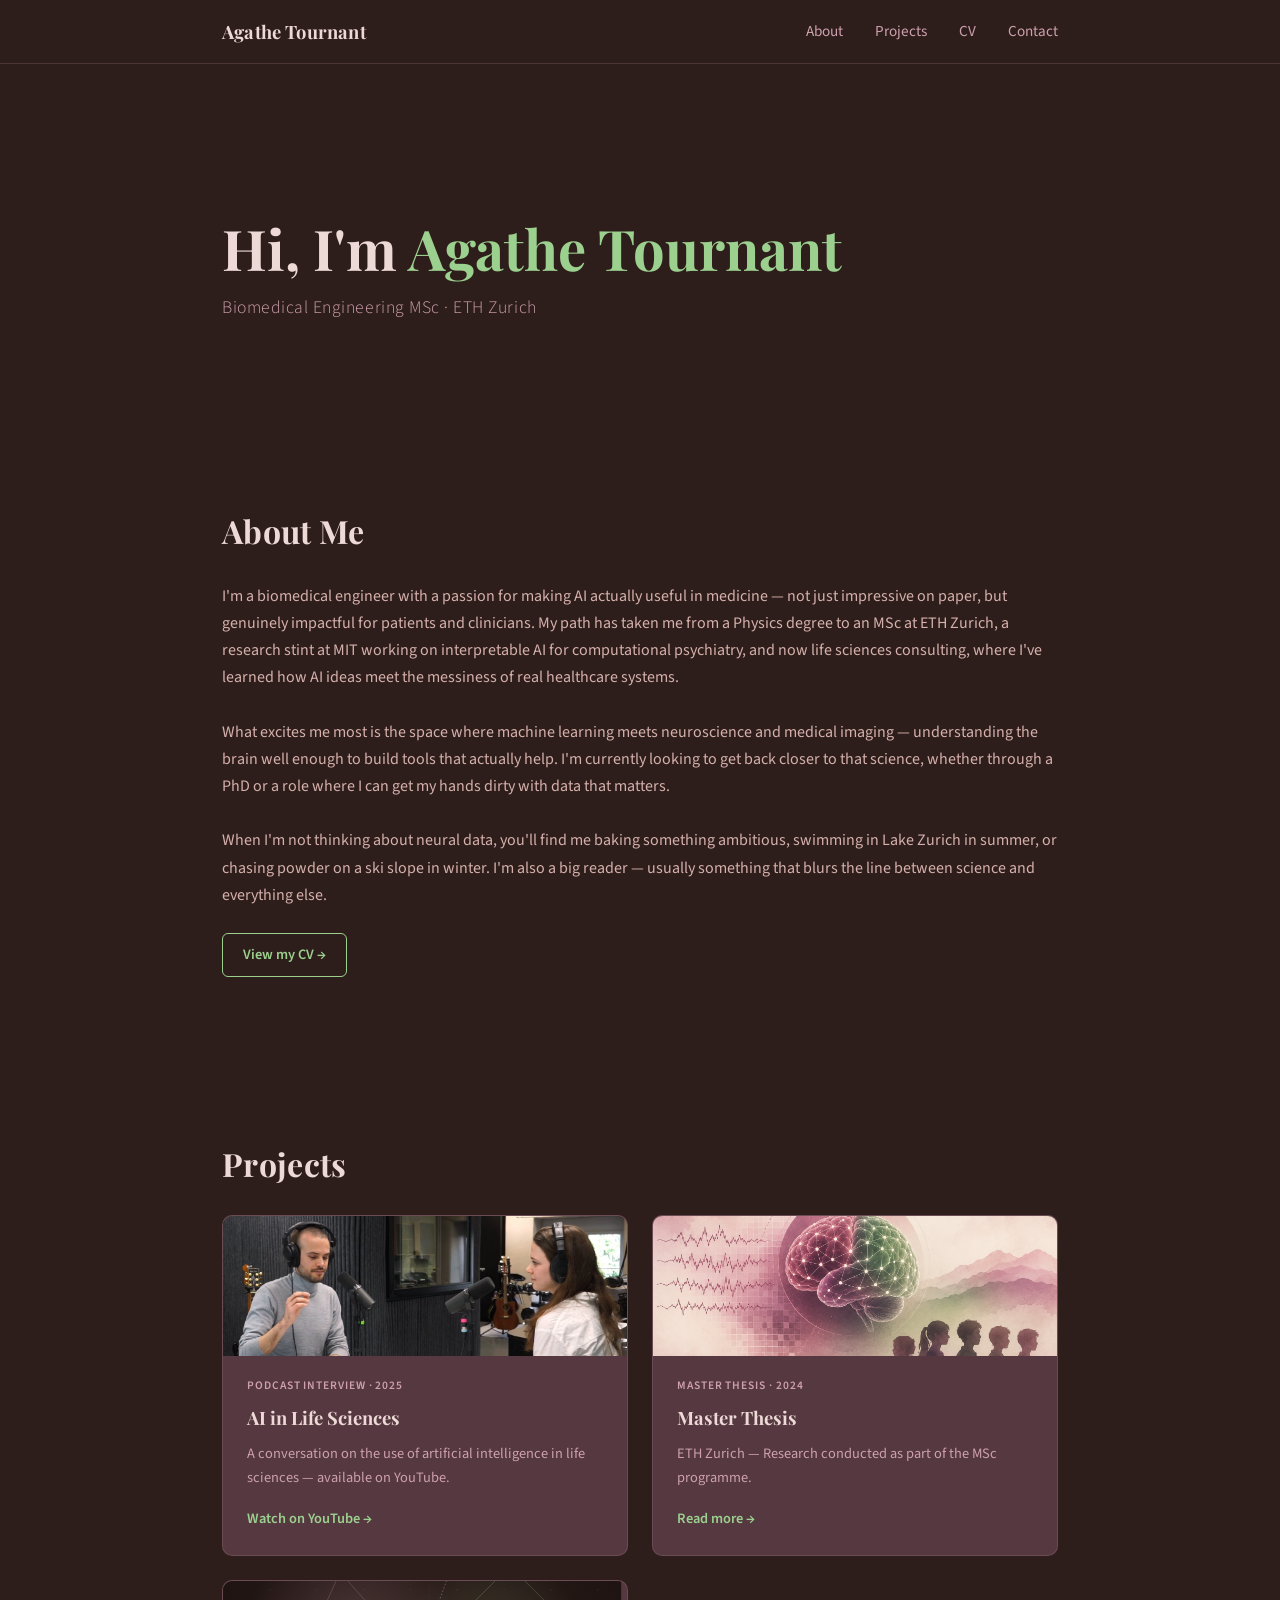
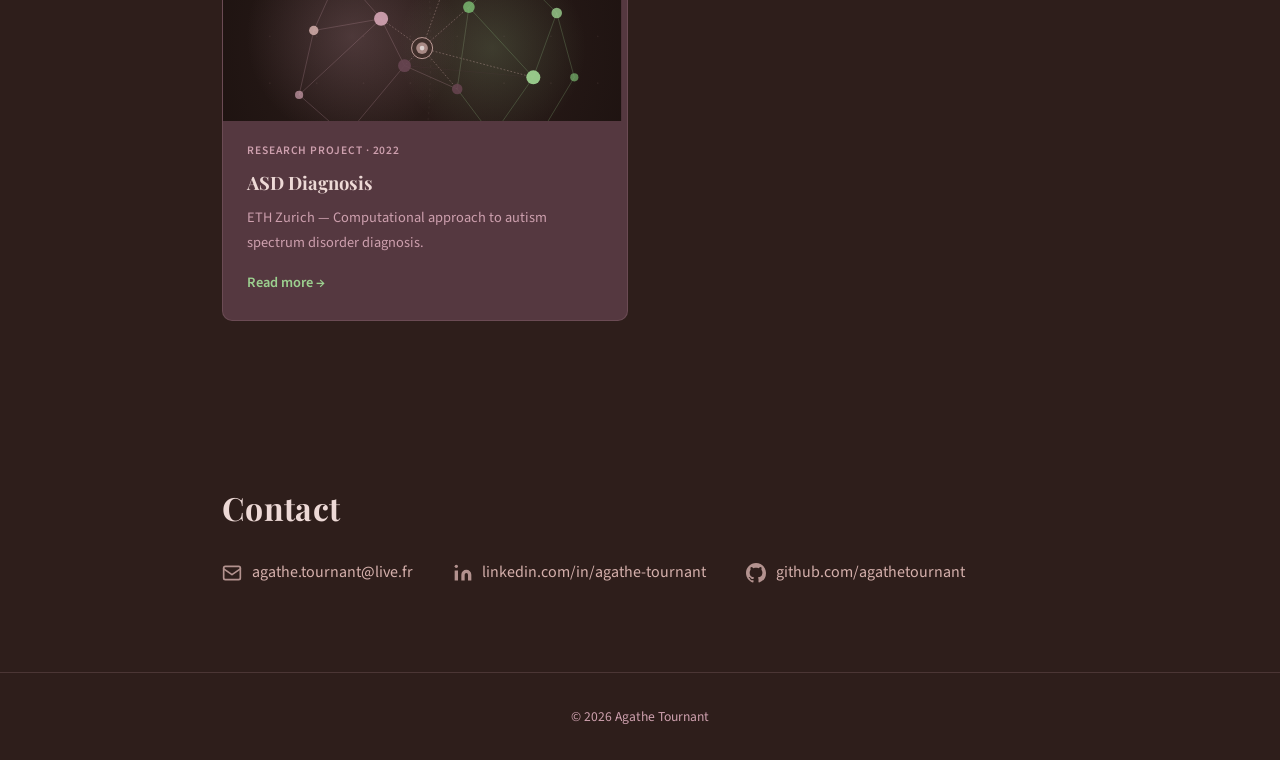
<file: index.html>
<!DOCTYPE html>
<html lang="en">
<head>
  <meta charset="UTF-8" />
  <meta name="viewport" content="width=device-width, initial-scale=1.0" />
  <title>Agathe Tournant — Portfolio</title>
  <link rel="stylesheet" href="css/style.css" />
</head>
<body>
  <header>
    <nav>
      <span class="logo">Agathe Tournant</span>
      <ul>
        <li><a href="#about">About</a></li>
        <li><a href="#projects">Projects</a></li>
        <li><a href="cv.html">CV</a></li>
        <li><a href="#contact">Contact</a></li>
      </ul>
    </nav>
  </header>

  <main>
    <section id="hero">
      <h1>Hi, I'm <span class="highlight">Agathe Tournant</span></h1>
      <p>Biomedical Engineering MSc · ETH Zurich</p>
    </section>

    <section id="about">
      <h2>About Me</h2>
      <p>I'm a biomedical engineer with a passion for making AI actually useful in medicine — not just impressive on paper, but genuinely impactful for patients and clinicians. My path has taken me from a Physics degree to an MSc at ETH Zurich, a research stint at MIT working on interpretable AI for computational psychiatry, and now life sciences consulting, where I've learned how AI ideas meet the messiness of real healthcare systems.<br><br>
        What excites me most is the space where machine learning meets neuroscience and medical imaging — understanding the brain well enough to build tools that actually help. I'm currently looking to get back closer to that science, whether through a PhD or a role where I can get my hands dirty with data that matters. 
        <br><br>When I'm not thinking about neural data, you'll find me baking something ambitious, swimming in Lake Zurich in summer, or chasing powder on a ski slope in winter. I'm also a big reader — usually something that blurs the line between science and everything else.</p>
      <a class="btn-outline" href="cv.html">View my CV →</a>
    </section>

    <section id="projects">
      <h2>Projects</h2>
      <div class="project-grid">
        <a class="project-card" href="https://www.youtube.com/watch?v=sHBCklu6tkU" target="_blank" rel="noopener noreferrer">
          <div class="project-card__thumb project-card__thumb--podcast"></div>
          <div class="project-card__body">
            <span class="project-card__tag">Podcast Interview · 2025</span>
            <h3>AI in Life Sciences</h3>
            <p>A conversation on the use of artificial intelligence in life sciences — available on YouTube.</p>
            <span class="project-card__cta">Watch on YouTube →</span>
          </div>
        </a>
        <a class="project-card" href="projects/master-thesis.html">
          <div class="project-card__thumb project-card__thumb--thesis"></div>
          <div class="project-card__body">
            <span class="project-card__tag">Master Thesis · 2024</span>
            <h3>Master Thesis</h3>
            <p>ETH Zurich — Research conducted as part of the MSc programme.</p>
            <span class="project-card__cta">Read more →</span>
          </div>
        </a>
        <a class="project-card" href="projects/asd-diagnosis.html">
          <div class="project-card__thumb project-card__thumb--asd"></div>
          <div class="project-card__body">
            <span class="project-card__tag">Research Project · 2022</span>
            <h3>ASD Diagnosis</h3>
            <p>ETH Zurich — Computational approach to autism spectrum disorder diagnosis.</p>
            <span class="project-card__cta">Read more →</span>
          </div>
        </a>
      </div>
    </section>

    <section id="contact">
      <h2>Contact</h2>
      <ul class="contact-list">
        <li>
          <a href="mailto:agathe.tournant@live.fr" class="contact-link">
            <svg xmlns="http://www.w3.org/2000/svg" width="20" height="20" viewBox="0 0 24 24" fill="none" stroke="currentColor" stroke-width="2" stroke-linecap="round" stroke-linejoin="round" aria-hidden="true"><rect x="2" y="4" width="20" height="16" rx="2"/><path d="M22 7l-10 7L2 7"/></svg>
            agathe.tournant@live.fr
          </a>
        </li>
        <li>
          <a href="https://www.linkedin.com/in/agathe-tournant/" target="_blank" rel="noopener noreferrer" class="contact-link">
            <svg xmlns="http://www.w3.org/2000/svg" width="20" height="20" viewBox="0 0 24 24" fill="currentColor" aria-hidden="true"><path d="M16 8a6 6 0 016 6v7h-4v-7a2 2 0 00-2-2 2 2 0 00-2 2v7h-4v-7a6 6 0 016-6z"/><rect x="2" y="9" width="4" height="12"/><circle cx="4" cy="4" r="2"/></svg>
            linkedin.com/in/agathe-tournant
          </a>
        </li>
        <li>
          <a href="https://github.com/agathetournant" target="_blank" rel="noopener noreferrer" class="contact-link">
            <svg xmlns="http://www.w3.org/2000/svg" width="20" height="20" viewBox="0 0 24 24" fill="currentColor" aria-hidden="true"><path d="M12 0C5.37 0 0 5.37 0 12c0 5.31 3.435 9.795 8.205 11.385.6.105.825-.255.825-.57 0-.285-.015-1.23-.015-2.235-3.015.555-3.795-.735-4.035-1.41-.135-.345-.72-1.41-1.23-1.695-.42-.225-1.02-.78-.015-.795.945-.015 1.62.87 1.845 1.23 1.08 1.815 2.805 1.305 3.495.99.105-.78.42-1.305.765-1.605-2.67-.3-5.46-1.335-5.46-5.925 0-1.305.465-2.385 1.23-3.225-.12-.3-.54-1.53.12-3.18 0 0 1.005-.315 3.3 1.23.96-.27 1.98-.405 3-.405s2.04.135 3 .405c2.295-1.56 3.3-1.23 3.3-1.23.66 1.65.24 2.88.12 3.18.765.84 1.23 1.905 1.23 3.225 0 4.605-2.805 5.625-5.475 5.925.435.375.81 1.095.81 2.22 0 1.605-.015 2.895-.015 3.3 0 .315.225.69.825.57A12.02 12.02 0 0024 12c0-6.63-5.37-12-12-12z"/></svg>
            github.com/agathetournant
          </a>
        </li>
      </ul>
    </section>
  </main>

  <footer>
    <p>&copy; 2026 Agathe Tournant</p>
  </footer>

  <script src="js/main.js"></script>
</body>
</html>
</file>
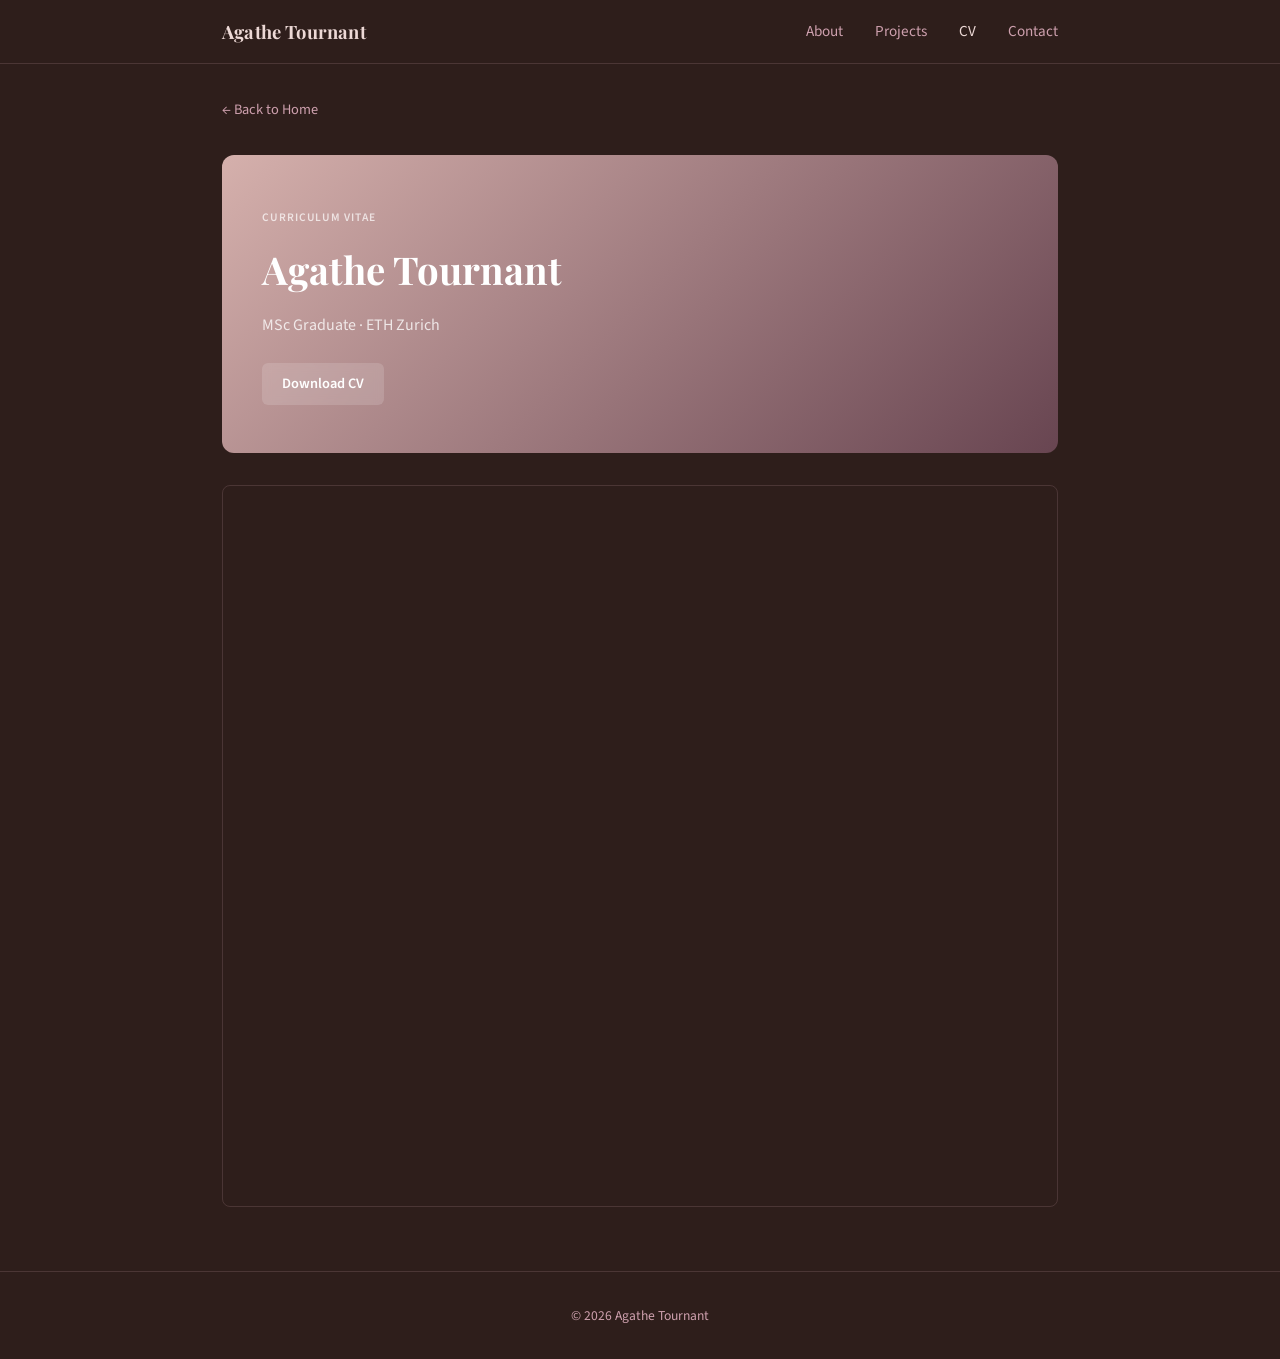
<file: cv.html>
<!DOCTYPE html>
<html lang="en">
<head>
  <meta charset="UTF-8" />
  <meta name="viewport" content="width=device-width, initial-scale=1.0" />
  <title>CV — Agathe Tournant</title>
  <link rel="stylesheet" href="css/style.css" />
</head>
<body>
  <header>
    <nav>
      <a class="logo" href="index.html">Agathe Tournant</a>
      <ul>
        <li><a href="index.html#about">About</a></li>
        <li><a href="index.html#projects">Projects</a></li>
        <li><a href="cv.html" class="nav-active">CV</a></li>
        <li><a href="index.html#contact">Contact</a></li>
      </ul>
    </nav>
  </header>

  <main class="project-page">
    <div class="back-link"><a href="index.html">← Back to Home</a></div>

    <div class="project-page__header project-page__header--cv">
      <div class="project-page__header-content">
        <span class="project-card__tag">Curriculum Vitae</span>
        <h1>Agathe Tournant</h1>
        <p>MSc Graduate · ETH Zurich</p>
        <a class="btn" href="data/CV_Agathe_Tournant.pdf" target="_blank" download>Download CV</a>
      </div>
    </div>

    <div class="pdf-viewer">
      <iframe src="data/CV_Agathe_Tournant.pdf" title="CV PDF"></iframe>
    </div>
  </main>

  <footer>
    <p>&copy; 2026 Agathe Tournant</p>
  </footer>
</body>
</html>
</file>
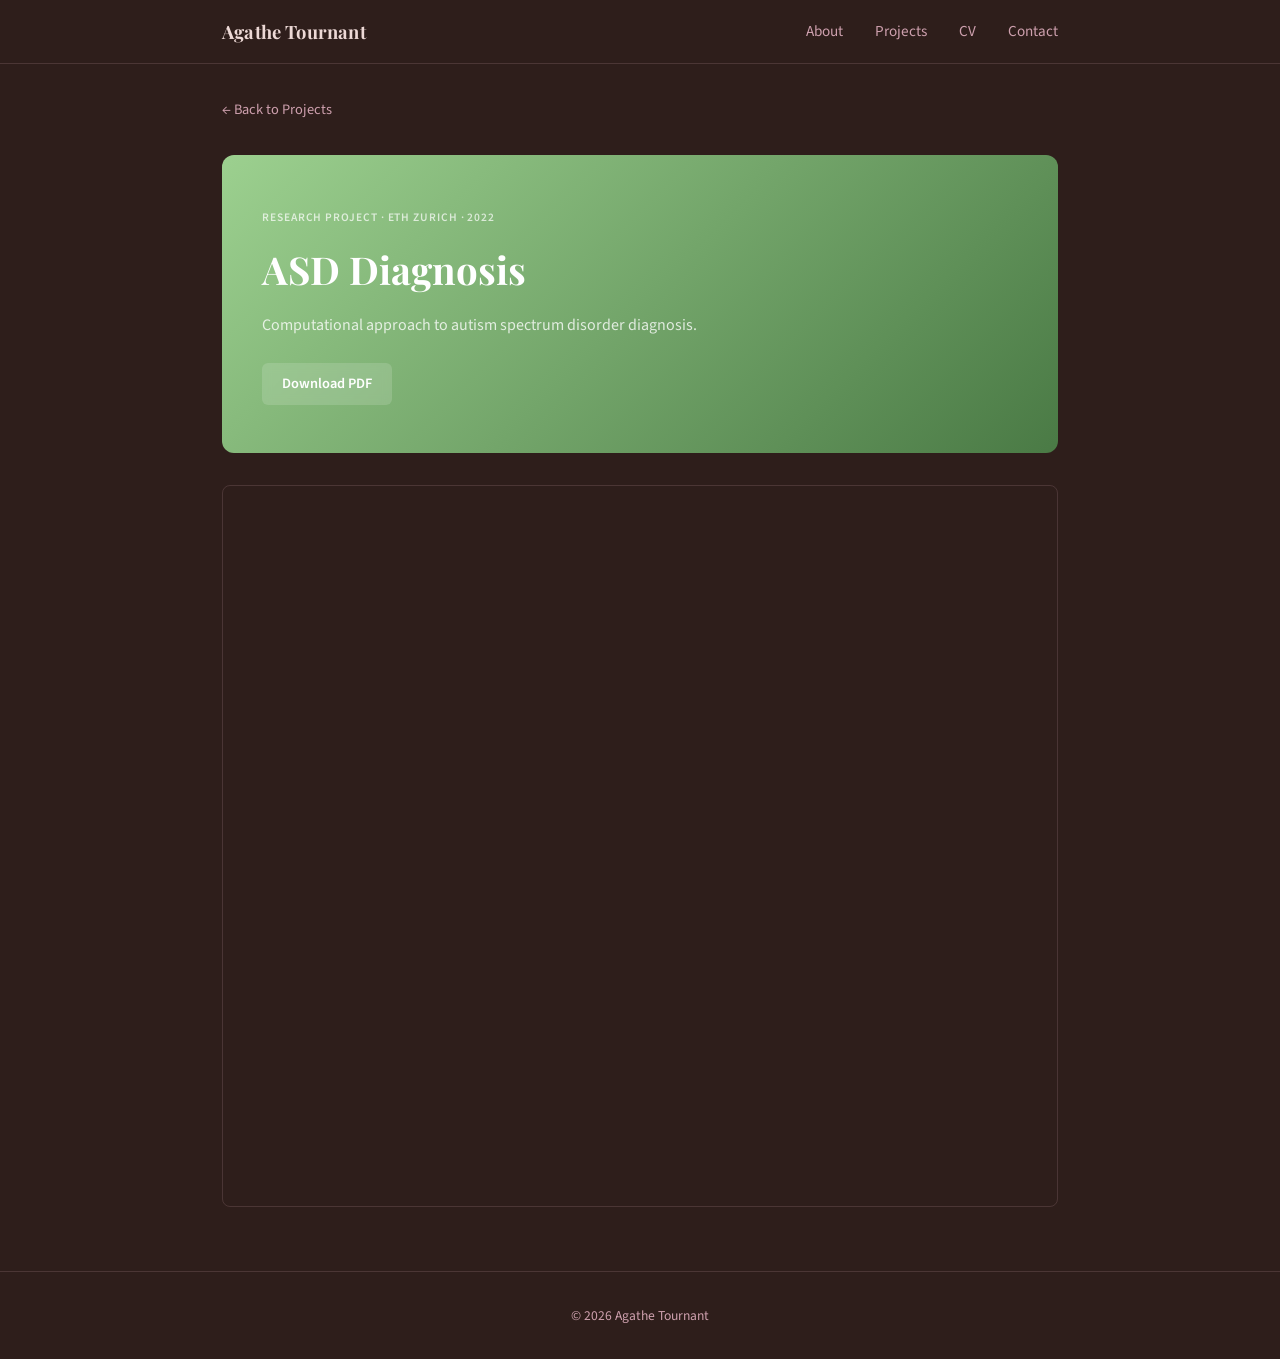
<file: projects/asd-diagnosis.html>
<!DOCTYPE html>
<html lang="en">
<head>
  <meta charset="UTF-8" />
  <meta name="viewport" content="width=device-width, initial-scale=1.0" />
  <title>ASD Diagnosis Project — Agathe Tournant</title>
  <link rel="stylesheet" href="../css/style.css" />
</head>
<body>
  <header>
    <nav>
      <a class="logo" href="../index.html">Agathe Tournant</a>
      <ul>
        <li><a href="../index.html#about">About</a></li>
        <li><a href="../index.html#projects">Projects</a></li>
        <li><a href="../cv.html">CV</a></li>
        <li><a href="../index.html#contact">Contact</a></li>
      </ul>
    </nav>
  </header>

  <main class="project-page">
    <div class="back-link"><a href="../index.html#projects">← Back to Projects</a></div>

    <div class="project-page__header project-page__header--asd">
      <div class="project-page__header-content">
        <span class="project-card__tag">Research Project · ETH Zurich · 2022</span>
        <h1>ASD Diagnosis</h1>
        <p>Computational approach to autism spectrum disorder diagnosis.</p>
        <a class="btn" href="../data/Project_ASD_diagnosis_Report.pdf" target="_blank" download>Download PDF</a>
      </div>
    </div>

    <div class="pdf-viewer">
      <iframe src="../data/Project_ASD_diagnosis_Report.pdf" title="ASD Diagnosis Report PDF"></iframe>
    </div>
  </main>

  <footer>
    <p>&copy; 2026 Agathe Tournant</p>
  </footer>
</body>
</html>
</file>
<file: css/style.css>
@import url('https://fonts.googleapis.com/css2?family=Playfair+Display:ital,wght@0,400;0,700;1,400&family=Source+Sans+3:wght@300;400;600&display=swap');

*, *::before, *::after {
  box-sizing: border-box;
  margin: 0;
  padding: 0;
}

:root {
  --color-bg:      #2E1E1B;
  --color-surface: #553840;
  --color-border:  rgba(206, 160, 174, 0.18);
  --color-accent:  #9CD08F;
  --color-text:    #D5B0AC;
  --color-muted:   #CEA0AE;
  --color-heading: #EDD9D6;
  --color-mauve:   #684551;

  --font-heading: 'Playfair Display', Georgia, serif;
  --font-body:    'Source Sans 3', 'Source Sans Pro', system-ui, sans-serif;
}

body {
  background: var(--color-bg);
  color: var(--color-text);
  font-family: var(--font-body);
  font-size: 1rem;
  line-height: 1.7;
}

/* Nav */
header {
  position: sticky;
  top: 0;
  background: var(--color-bg);
  border-bottom: 1px solid var(--color-border);
  z-index: 100;
}

nav {
  max-width: 900px;
  margin: 0 auto;
  padding: 1rem 2rem;
  display: flex;
  justify-content: space-between;
  align-items: center;
}

.logo {
  font-family: var(--font-heading);
  font-weight: 700;
  font-size: 1.15rem;
  color: var(--color-heading);
  text-decoration: none;
  letter-spacing: 0.01em;
}

.nav-active {
  color: var(--color-heading) !important;
}

nav ul {
  list-style: none;
  display: flex;
  gap: 2rem;
}

nav a {
  color: var(--color-muted);
  text-decoration: none;
  font-size: 0.95rem;
  transition: color 0.2s;
}

nav a:hover {
  color: var(--color-heading);
}

/* Sections */
main {
  max-width: 900px;
  margin: 0 auto;
  padding: 0 2rem;
}

section {
  padding: 5rem 0;
}

h2 {
  font-family: var(--font-heading);
  font-size: 2rem;
  font-weight: 700;
  color: var(--color-heading);
  margin-bottom: 1.5rem;
  letter-spacing: 0.01em;
}

/* Hero */
#hero {
  min-height: 40vh;
  display: flex;
  flex-direction: column;
  justify-content: center;
  padding-bottom: 2rem;
}

#hero h1 {
  font-family: var(--font-heading);
  font-size: clamp(2rem, 5vw, 3.5rem);
  line-height: 1.2;
  color: var(--color-heading);
  font-weight: 700;
}

#hero p {
  margin-top: 0.75rem;
  font-size: 1.1rem;
  color: var(--color-muted);
  font-weight: 300;
  letter-spacing: 0.03em;
}

.highlight {
  color: var(--color-accent);
}

/* Outline button (used in About section) */
.btn-outline {
  display: inline-block;
  margin-top: 1.5rem;
  padding: 0.55rem 1.25rem;
  border: 1.5px solid var(--color-accent);
  color: var(--color-accent);
  border-radius: 6px;
  text-decoration: none;
  font-size: 0.9rem;
  font-weight: 600;
  transition: background 0.2s, color 0.2s;
}

.btn-outline:hover {
  background: var(--color-accent);
  color: var(--color-bg);
}

/* Projects */
.project-grid {
  display: grid;
  grid-template-columns: repeat(auto-fill, minmax(280px, 1fr));
  gap: 1.5rem;
}

.project-card {
  background: var(--color-surface);
  border: 1px solid var(--color-border);
  border-radius: 10px;
  overflow: hidden;
  text-decoration: none;
  color: inherit;
  display: flex;
  flex-direction: column;
  transition: border-color 0.2s, transform 0.2s;
}

.project-card:hover {
  border-color: var(--color-accent);
  transform: translateY(-3px);
}

.project-card__thumb {
  height: 140px;
}

.project-card__thumb--podcast {
  background: url('../data/podcast_image.png') center / cover no-repeat;
}

.project-card__thumb--thesis {
  background: url('../data/master_thesis_image.png') center / cover no-repeat;
}

.project-card__thumb--asd {
  background: url('../data/asd_project_thumbnail.svg') center / cover no-repeat;
}

.project-card__body {
  padding: 1.25rem 1.5rem 1.5rem;
  display: flex;
  flex-direction: column;
  flex: 1;
}

.project-card__tag {
  font-size: 0.72rem;
  color: var(--color-muted);
  letter-spacing: 0.08em;
  text-transform: uppercase;
  margin-bottom: 0.4rem;
  font-weight: 600;
}

.project-card h3 {
  font-family: var(--font-heading);
  margin-bottom: 0.5rem;
  color: var(--color-heading);
  font-size: 1.15rem;
}

.project-card p {
  color: var(--color-muted);
  margin-bottom: 1rem;
  font-size: 0.9rem;
  flex: 1;
}

.project-card__cta {
  color: var(--color-accent);
  font-size: 0.9rem;
  font-weight: 600;
}

/* Project detail page */
.project-page {
  max-width: 900px;
  margin: 0 auto;
  padding: 2rem 2rem 4rem;
}

.back-link {
  margin-bottom: 2rem;
}

.back-link a {
  color: var(--color-muted);
  text-decoration: none;
  font-size: 0.9rem;
  transition: color 0.2s;
}

.back-link a:hover {
  color: var(--color-heading);
}

.project-page__header {
  border-radius: 12px;
  padding: 3rem 2.5rem;
  margin-bottom: 2rem;
}

.project-page__header--thesis {
  background: linear-gradient(135deg, #CEA0AE 0%, #684551 100%);
}

.project-page__header--asd {
  background: linear-gradient(135deg, #9CD08F 0%, #4a7a45 100%);
}

.project-page__header--cv {
  background: linear-gradient(135deg, #D5B0AC 0%, #684551 100%);
}

.project-page__header-content .project-card__tag {
  color: rgba(255,255,255,0.7);
}

.project-page__header-content h1 {
  font-family: var(--font-heading);
  font-size: clamp(1.6rem, 4vw, 2.4rem);
  color: #fff;
  margin: 0.4rem 0 0.6rem;
  font-weight: 700;
}

.project-page__header-content p {
  color: rgba(255,255,255,0.78);
  margin-bottom: 1.5rem;
}

.btn {
  display: inline-block;
  padding: 0.55rem 1.25rem;
  background: rgba(255,255,255,0.15);
  color: #fff;
  border-radius: 6px;
  text-decoration: none;
  font-size: 0.9rem;
  font-weight: 600;
  backdrop-filter: blur(4px);
  transition: background 0.2s;
}

.btn:hover {
  background: rgba(255,255,255,0.25);
}

/* PDF viewer */
.pdf-viewer {
  border-radius: 8px;
  overflow: hidden;
  border: 1px solid var(--color-border);
}

.pdf-viewer iframe {
  display: block;
  width: 100%;
  height: 80vh;
  border: none;
}

/* Contact */
.contact-list {
  list-style: none;
  display: flex;
  flex-direction: row;
  gap: 2.5rem;
  flex-wrap: wrap;
}

.contact-link {
  display: inline-flex;
  align-items: center;
  gap: 0.6rem;
  color: var(--color-text);
  text-decoration: none;
  transition: color 0.2s;
}

.contact-link:hover {
  color: var(--color-accent);
}

.contact-link svg {
  flex-shrink: 0;
  opacity: 0.8;
}

/* Footer */
footer {
  text-align: center;
  padding: 2rem;
  color: var(--color-muted);
  font-size: 0.85rem;
  border-top: 1px solid var(--color-border);
}
</file>
